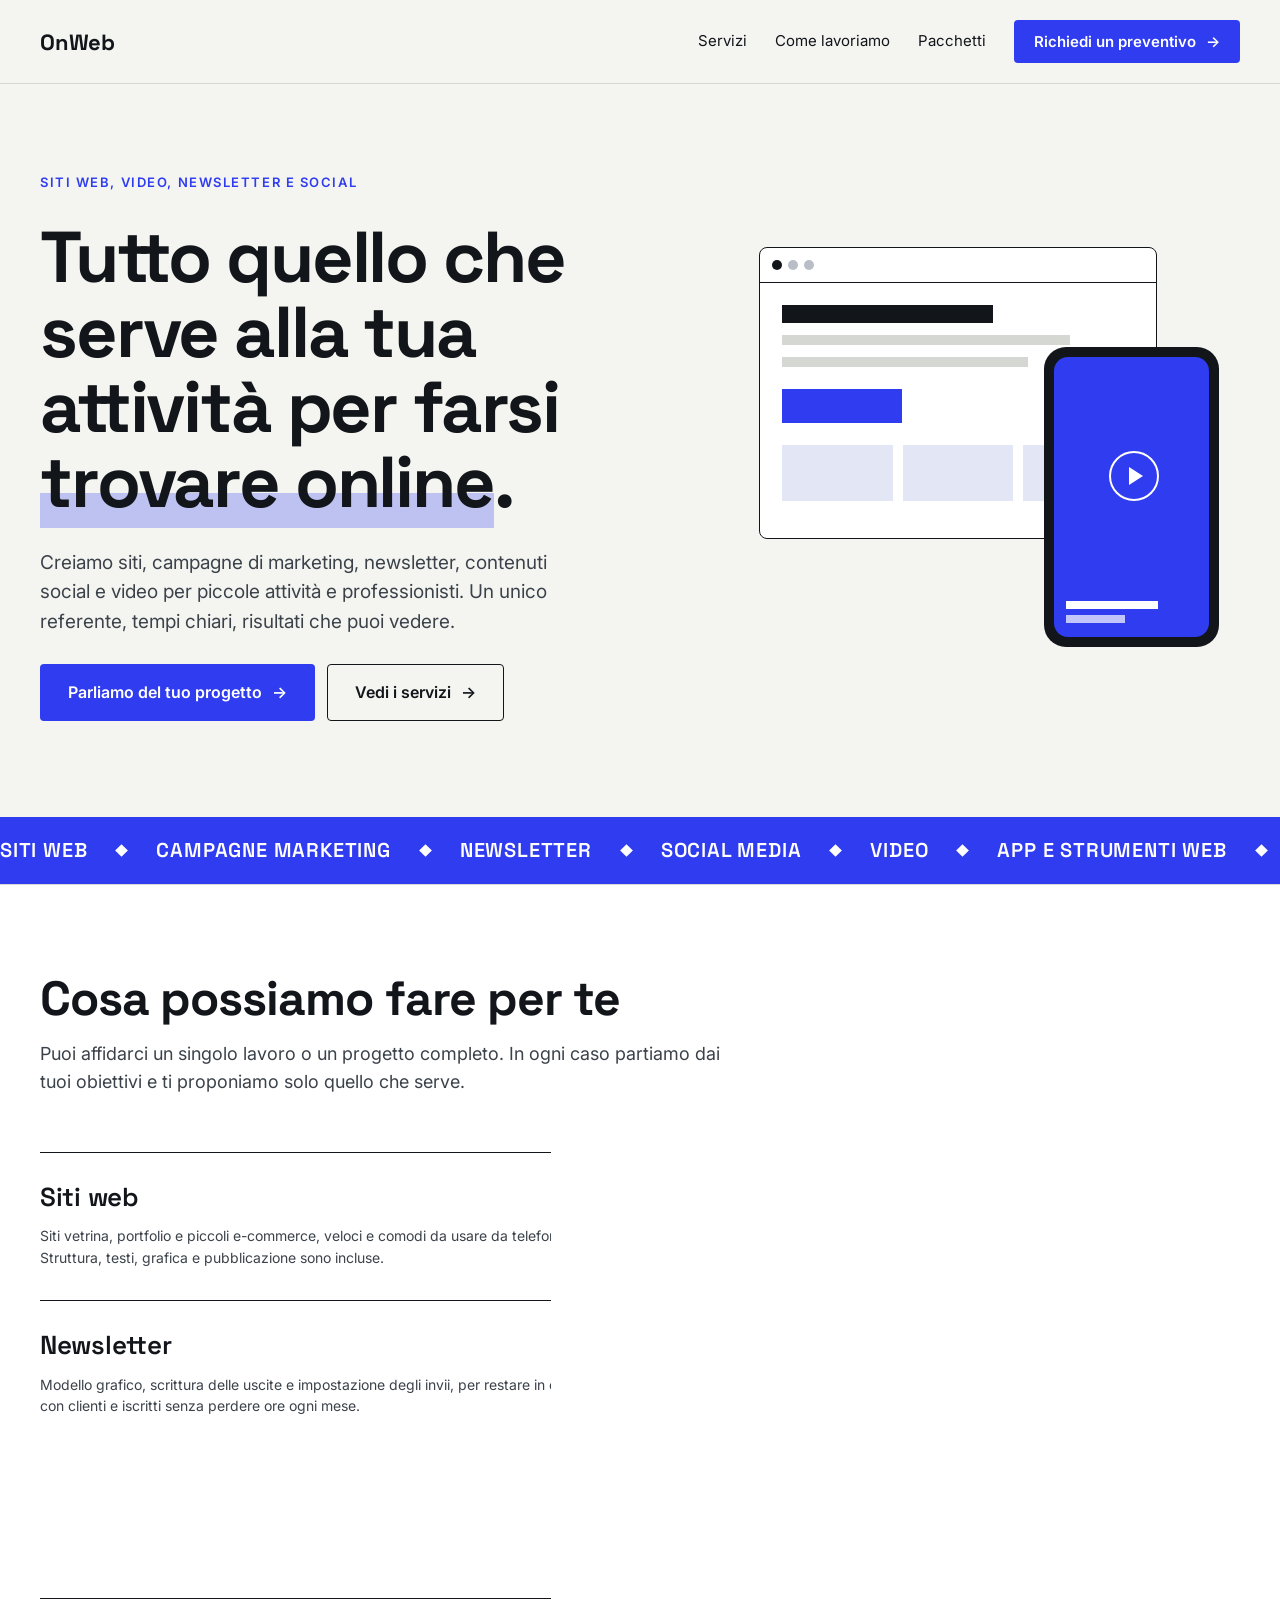
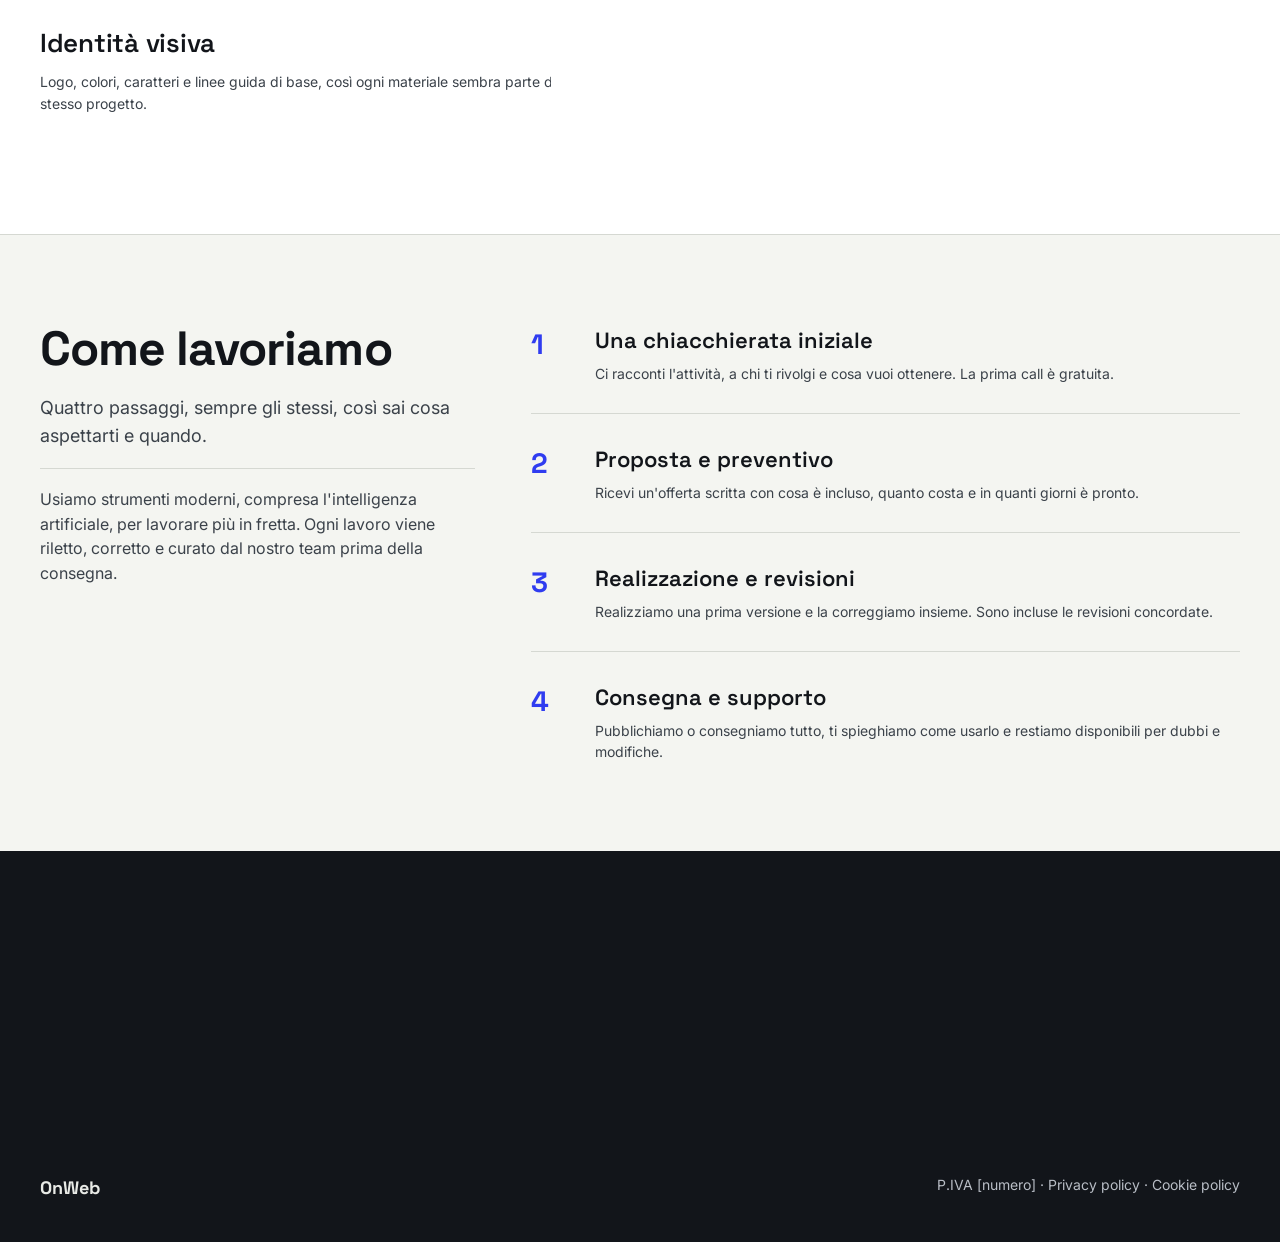
<file: index.html>
<!doctype html>
<html lang="it">
<head>
<meta charset="utf-8">
<meta name="viewport" content="width=device-width, initial-scale=1">
<title> OnWeb | Siti web, campagne marketing, newsletter e social</title>
<meta name="description" content="Creiamo siti web, campagne di marketing, newsletter, contenuti social e video per piccole attività e professionisti.">
<link rel="icon" href="data:image/svg+xml,%3Csvg xmlns='http://www.w3.org/2000/svg' viewBox='0 0 32 32'%3E%3Crect width='32' height='32' rx='6' fill='%232F3CF0'/%3E%3C/svg%3E">
<link rel="preconnect" href="https://fonts.googleapis.com">
<link rel="preconnect" href="https://fonts.gstatic.com" crossorigin>
<link rel="stylesheet" href="https://fonts.googleapis.com/css2?family=Inter:wght@400;500;600&family=Space+Grotesk:wght@500;600;700&display=swap">
<link rel="stylesheet" href="style.css">
</head>
<body>
<div style="background:#F4F5F1;color:#12151A;font-family:'Inter',system-ui,sans-serif;line-height:1.55">
<div class="progress" aria-hidden="true" style="position:fixed;left:0;top:0;width:100%;height:4px;background:var(--ac);transform:scaleX(0);transform-origin:0 50%;z-index:60"></div>

<!-- HEADER -->
<header style="position:sticky;top:0;z-index:40;background:rgba(244,245,241,0.92);backdrop-filter:blur(10px);border-bottom:1px solid #D5D8D2">
<div class="hd" style="max-width:1200px;margin:0 auto;padding:20px 24px;display:flex;flex-wrap:wrap;align-items:center;justify-content:space-between;gap:16px">
    <div style="font-family:'Space Grotesk',sans-serif;font-weight:700;font-size:22px;letter-spacing:-0.01em">OnWeb</div>
<nav style="display:flex;flex-wrap:wrap;align-items:center;gap:8px 28px;font-size:15px">
<a class="nl" href="#servizi" style="color:#12151A;text-decoration:none">Servizi</a>
<a class="nl" href="#metodo" style="color:#12151A;text-decoration:none">Come lavoriamo</a>
<a class="nl" href="pacchetti.html" style="color:#12151A;text-decoration:none">Pacchetti</a>
<a class="btn" href="contatti.html" style="background:var(--ac);color:#FFFFFF;text-decoration:none;padding:10px 20px;font-weight:600;border-radius:4px">Richiedi un preventivo</a>
</nav>
</div>
</header>

<!-- HERO -->
<section style="max-width:1200px;margin:0 auto;padding:88px 24px 96px;display:flex;flex-wrap:wrap;align-items:center;gap:56px">
<div class="hero1" style="flex:1 1 520px;min-width:0;display:flex;flex-direction:column;gap:28px">
<div style="font-size:13px;font-weight:600;letter-spacing:0.12em;text-transform:uppercase;color:var(--ac)">Siti web, video, newsletter e social</div>
<h1 style="margin:0;font-family:'Space Grotesk',sans-serif;font-weight:700;font-size:clamp(40px,6vw,72px);line-height:1.04;letter-spacing:-0.03em;text-wrap:balance">Tutto quello che serve alla tua attività per farsi <span class="hl">trovare online</span>.</h1>
<p style="margin:0;max-width:540px;font-size:19px;color:#3B424A">Creiamo siti, campagne di marketing, newsletter, contenuti social e video per piccole attività e professionisti. Un unico referente, tempi chiari, risultati che puoi vedere.</p>
<div style="display:flex;flex-wrap:wrap;gap:12px">
<a class="btn" href="contatti.html" style="background:var(--ac);color:#FFFFFF;text-decoration:none;padding:16px 28px;font-weight:600;font-size:16px;border-radius:4px;min-height:20px">Parliamo del tuo progetto</a>
<a class="btn" href="#servizi" style="background:transparent;color:#12151A;text-decoration:none;padding:15px 27px;font-weight:600;font-size:16px;border-radius:4px;border:1px solid #12151A">Vedi i servizi</a>
</div>
</div>

<!-- hero composition: browser + phone -->
<div class="heroart" style="flex:1 1 380px;min-width:0;display:flex;justify-content:center">
<div class="floaty" style="position:relative;width:100%;max-width:460px;height:400px">
<div class="pxa" style="position:absolute;left:0;top:0;width:86%;height:290px;background:#FFFFFF;border:1px solid #12151A;border-radius:8px;overflow:hidden">
<div style="height:34px;border-bottom:1px solid #12151A;display:flex;align-items:center;gap:6px;padding:0 12px">
<div style="width:10px;height:10px;border-radius:50%;background:#12151A"></div>
<div style="width:10px;height:10px;border-radius:50%;background:#B9BEC6"></div>
<div style="width:10px;height:10px;border-radius:50%;background:#B9BEC6"></div>
</div>
<div style="padding:22px;display:flex;flex-direction:column;gap:12px">
<div style="width:60%;height:18px;background:#12151A"></div>
<div style="width:82%;height:10px;background:#D5D8D2"></div>
<div style="width:70%;height:10px;background:#D5D8D2"></div>
<div style="width:120px;height:34px;background:var(--ac);margin-top:10px"></div>
<div style="display:flex;gap:10px;margin-top:10px">
<div class="tile" style="flex:1;height:56px;background:#E3E6F5"></div>
<div class="tile" style="flex:1;height:56px;background:#E3E6F5"></div>
<div class="tile" style="flex:1;height:56px;background:#E3E6F5"></div>
</div>
</div>
</div>
<div class="pxb" style="position:absolute;right:0;bottom:0;width:38%;height:300px;background:#12151A;border-radius:22px;padding:10px;box-sizing:border-box">
<div style="width:100%;height:100%;background:var(--ac);border-radius:14px;position:relative;overflow:hidden">
<div style="position:absolute;left:12px;right:12px;bottom:14px;display:flex;flex-direction:column;gap:6px">
<div style="width:70%;height:8px;background:#FFFFFF"></div>
<div style="width:45%;height:8px;background:#FFFFFF;opacity:0.7"></div>
</div>
<div class="play" style="position:absolute;left:50%;top:42%;width:46px;height:46px;margin-left:-23px;margin-top:-23px;border:2px solid #FFFFFF;border-radius:50%;display:flex;align-items:center;justify-content:center">
<div style="width:0;height:0;border-top:9px solid transparent;border-bottom:9px solid transparent;border-left:14px solid #FFFFFF;margin-left:4px"></div>
</div>
</div>
</div>
</div>
</div>
</section>

<!-- STRISCIA SERVIZI -->
<div class="mq" aria-hidden="true" style="background:var(--ac);color:#FFFFFF;overflow:hidden;white-space:nowrap">
<div class="mq-track" style="display:inline-flex;padding:18px 0;font-family:'Space Grotesk',sans-serif;font-weight:600;font-size:20px;letter-spacing:0.04em;text-transform:uppercase">
<div class="mq-set"><span>Siti web</span><i></i><span>Campagne marketing</span><i></i><span>Newsletter</span><i></i><span>Social media</span><i></i><span>Video</span><i></i><span>App e strumenti web</span><i></i><span>Identità visiva</span><i></i><span>Testi e SEO</span><i></i></div>
<div class="mq-set"><span>Siti web</span><i></i><span>Campagne marketing</span><i></i><span>Newsletter</span><i></i><span>Social media</span><i></i><span>Video</span><i></i><span>App e strumenti web</span><i></i><span>Identità visiva</span><i></i><span>Testi e SEO</span><i></i></div>
</div>
</div>

<!-- SERVIZI -->
<section id="servizi" style="background:#FFFFFF;border-top:1px solid #D5D8D2;border-bottom:1px solid #D5D8D2">
<div style="max-width:1200px;margin:0 auto;padding:88px 24px;display:flex;flex-direction:column;gap:56px">
<div class="rv" style="display:flex;flex-direction:column;gap:14px;max-width:680px">
<h2 style="margin:0;font-family:'Space Grotesk',sans-serif;font-weight:700;font-size:clamp(32px,4vw,48px);line-height:1.1;letter-spacing:-0.02em">Cosa possiamo fare per te</h2>
<p style="margin:0;font-size:18px;color:#3B424A">Puoi affidarci un singolo lavoro o un progetto completo. In ogni caso partiamo dai tuoi obiettivi e ti proponiamo solo quello che serve.</p>
</div>

<div class="svcs" style="display:flex;flex-wrap:wrap;gap:0 56px">

<div style="flex:1 1 440px;min-width:0;display:flex;flex-direction:column;border-top:1px solid #12151A;padding:24px 0 32px;gap:8px">
<h3 style="margin:0;font-family:'Space Grotesk',sans-serif;font-weight:600;font-size:26px;letter-spacing:-0.01em">Siti web</h3>
<p style="margin:0;color:#3B424A">Siti vetrina, portfolio e piccoli e-commerce, veloci e comodi da usare da telefono. Struttura, testi, grafica e pubblicazione sono incluse.</p>
</div>

<div style="flex:1 1 440px;min-width:0;display:flex;flex-direction:column;border-top:1px solid #12151A;padding:24px 0 32px;gap:8px">
<h3 style="margin:0;font-family:'Space Grotesk',sans-serif;font-weight:600;font-size:26px;letter-spacing:-0.01em">Campagne marketing</h3>
<p style="margin:0;color:#3B424A">Strategia, messaggi e materiali per lanciare un prodotto, un servizio o un'apertura. Obiettivi chiari e risultati che si possono misurare.</p>
</div>

<div style="flex:1 1 440px;min-width:0;display:flex;flex-direction:column;border-top:1px solid #12151A;padding:24px 0 32px;gap:8px">
<h3 style="margin:0;font-family:'Space Grotesk',sans-serif;font-weight:600;font-size:26px;letter-spacing:-0.01em">Newsletter</h3>
<p style="margin:0;color:#3B424A">Modello grafico, scrittura delle uscite e impostazione degli invii, per restare in contatto con clienti e iscritti senza perdere ore ogni mese.</p>
</div>

<div style="flex:1 1 440px;min-width:0;display:flex;flex-direction:column;border-top:1px solid #12151A;padding:24px 0 32px;gap:8px">
<h3 style="margin:0;font-family:'Space Grotesk',sans-serif;font-weight:600;font-size:26px;letter-spacing:-0.01em">Social media</h3>
<p style="margin:0;color:#3B424A">Piano editoriale, post, caroselli e grafiche coordinate per Instagram, TikTok, Facebook e LinkedIn, con una voce riconoscibile.</p>
</div>

<div style="flex:1 1 440px;min-width:0;display:flex;flex-direction:column;border-top:1px solid #12151A;padding:24px 0 32px;gap:8px">
<h3 style="margin:0;font-family:'Space Grotesk',sans-serif;font-weight:600;font-size:26px;letter-spacing:-0.01em">Video per le piattaforme</h3>
<p style="margin:0;color:#3B424A">Reel, TikTok, YouTube Shorts, spot brevi e video per il sito, con sottotitoli e formati adatti a ogni piattaforma.</p>
</div>

<div style="flex:1 1 440px;min-width:0;display:flex;flex-direction:column;border-top:1px solid #12151A;padding:24px 0 32px;gap:8px">
<h3 style="margin:0;font-family:'Space Grotesk',sans-serif;font-weight:600;font-size:26px;letter-spacing:-0.01em">App e strumenti web</h3>
<p style="margin:0;color:#3B424A">Prototipi, piccole app e strumenti su misura: calcolatori, moduli, pagine di prenotazione e schede interattive per i tuoi clienti.</p>
</div>

<div style="flex:1 1 440px;min-width:0;display:flex;flex-direction:column;border-top:1px solid #12151A;padding:24px 0 32px;gap:8px">
<h3 style="margin:0;font-family:'Space Grotesk',sans-serif;font-weight:600;font-size:26px;letter-spacing:-0.01em">Identità visiva</h3>
<p style="margin:0;color:#3B424A">Logo, colori, caratteri e linee guida di base, così ogni materiale sembra parte dello stesso progetto.</p>
</div>

<div style="flex:1 1 440px;min-width:0;display:flex;flex-direction:column;border-top:1px solid #12151A;padding:24px 0 32px;gap:8px">
<h3 style="margin:0;font-family:'Space Grotesk',sans-serif;font-weight:600;font-size:26px;letter-spacing:-0.01em">Testi e SEO</h3>
<p style="margin:0;color:#3B424A">Copy per siti e annunci, schede prodotto e ottimizzazione per i motori di ricerca, per farti trovare da chi cerca quello che offri.</p>
</div>

</div>
</div>
</section>

<!-- COME LAVORO -->
<section id="metodo" style="max-width:1200px;margin:0 auto;padding:88px 24px;display:flex;flex-wrap:wrap;gap:56px">
<div class="rv" style="flex:1 1 340px;min-width:0;display:flex;flex-direction:column;gap:18px">
<h2 style="margin:0;font-family:'Space Grotesk',sans-serif;font-weight:700;font-size:clamp(32px,4vw,48px);line-height:1.1;letter-spacing:-0.02em">Come lavoriamo</h2>
<p style="margin:0;font-size:18px;color:#3B424A">Quattro passaggi, sempre gli stessi, così sai cosa aspettarti e quando.</p>
<p style="margin:0;font-size:16px;color:#3B424A;border-top:1px solid #D5D8D2;padding-top:18px">Usiamo strumenti moderni, compresa l'intelligenza artificiale, per lavorare più in fretta. Ogni lavoro viene riletto, corretto e curato dal nostro team prima della consegna.</p>
</div>

<div class="steps" style="flex:2 1 520px;min-width:0;display:flex;flex-direction:column">
<div style="display:flex;gap:24px;padding:0 0 28px;border-bottom:1px solid #D5D8D2">
<div style="flex:0 0 40px;font-family:'Space Grotesk',sans-serif;font-weight:700;font-size:28px;color:var(--ac)">1</div>
<div style="min-width:0"><h3 style="margin:0 0 6px;font-family:'Space Grotesk',sans-serif;font-weight:600;font-size:22px">Una chiacchierata iniziale</h3><p style="margin:0;color:#3B424A">Ci racconti l'attività, a chi ti rivolgi e cosa vuoi ottenere. La prima call è gratuita.</p></div>
</div>
<div style="display:flex;gap:24px;padding:28px 0;border-bottom:1px solid #D5D8D2">
<div style="flex:0 0 40px;font-family:'Space Grotesk',sans-serif;font-weight:700;font-size:28px;color:var(--ac)">2</div>
<div style="min-width:0"><h3 style="margin:0 0 6px;font-family:'Space Grotesk',sans-serif;font-weight:600;font-size:22px">Proposta e preventivo</h3><p style="margin:0;color:#3B424A">Ricevi un'offerta scritta con cosa è incluso, quanto costa e in quanti giorni è pronto.</p></div>
</div>
<div style="display:flex;gap:24px;padding:28px 0;border-bottom:1px solid #D5D8D2">
<div style="flex:0 0 40px;font-family:'Space Grotesk',sans-serif;font-weight:700;font-size:28px;color:var(--ac)">3</div>
<div style="min-width:0"><h3 style="margin:0 0 6px;font-family:'Space Grotesk',sans-serif;font-weight:600;font-size:22px">Realizzazione e revisioni</h3><p style="margin:0;color:#3B424A">Realizziamo una prima versione e la correggiamo insieme. Sono incluse le revisioni concordate.</p></div>
</div>
<div style="display:flex;gap:24px;padding:28px 0 0">
<div style="flex:0 0 40px;font-family:'Space Grotesk',sans-serif;font-weight:700;font-size:28px;color:var(--ac)">4</div>
<div style="min-width:0"><h3 style="margin:0 0 6px;font-family:'Space Grotesk',sans-serif;font-weight:600;font-size:22px">Consegna e supporto</h3><p style="margin:0;color:#3B424A">Pubblichiamo o consegniamo tutto, ti spieghiamo come usarlo e restiamo disponibili per dubbi e modifiche.</p></div>
</div>
</div>
</section>

<!-- CONTATTI -->
<section id="contatti" style="position:relative;overflow:hidden;background:#12151A;color:#F4F5F1">
<div class="rings" aria-hidden="true" style="position:absolute;right:-140px;top:50%;width:560px;height:560px;margin-top:-280px;pointer-events:none"><span class="rg"></span><span class="rg"></span><span class="rg"></span></div>
<div class="cta" style="position:relative;z-index:1;max-width:1200px;margin:0 auto;padding:80px 24px;display:flex;flex-wrap:wrap;align-items:center;justify-content:space-between;gap:32px">
<div style="flex:1 1 420px;min-width:0;display:flex;flex-direction:column;gap:14px">
<h2 style="margin:0;font-family:'Space Grotesk',sans-serif;font-weight:700;font-size:clamp(32px,4vw,48px);line-height:1.1;letter-spacing:-0.02em">Hai un progetto in mente?</h2>
<p style="margin:0;font-size:18px;color:#C9CDD4;max-width:560px">Raccontacelo in pochi minuti. Rispondiamo entro un giorno lavorativo con qualche domanda e un'idea di tempi e costi.</p>
</div>
<a class="btn" href="contatti.html" style="flex:0 0 auto;background:#FFFFFF;color:#12151A;text-decoration:none;padding:16px 32px;font-weight:600;font-size:16px;border-radius:4px">Parliamo del tuo progetto</a>
</div>
</section>

<!-- FOOTER -->
<footer style="background:#12151A;color:#E8EAE6">
<div style="max-width:1200px;margin:0 auto;padding:40px 24px;display:flex;flex-wrap:wrap;justify-content:space-between;gap:16px;font-size:14px">
<div style="font-family:'Space Grotesk',sans-serif;font-weight:700;font-size:18px">OnWeb</div>
<div style="color:#B9BEC6">P.IVA [numero] · Privacy policy · Cookie policy</div>
</div>
</footer>

</div>
</body>
</html>
</file>
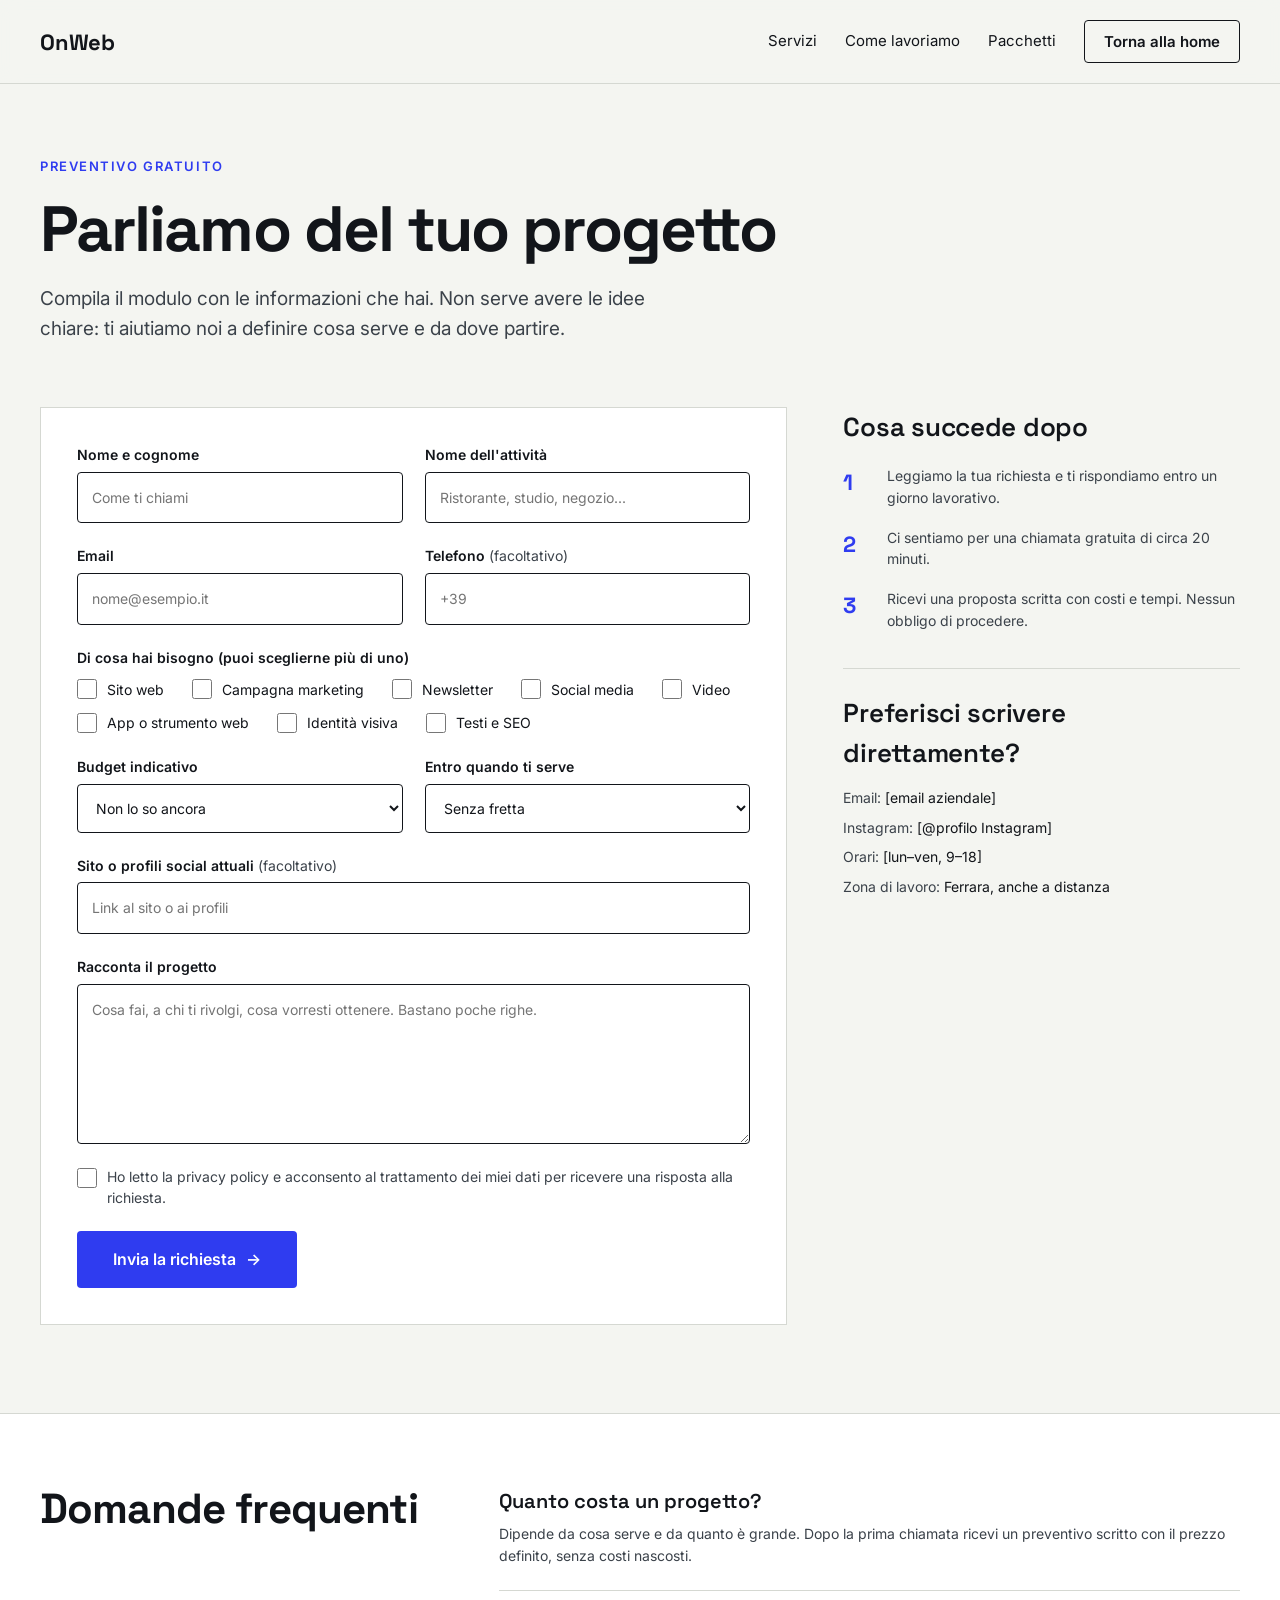
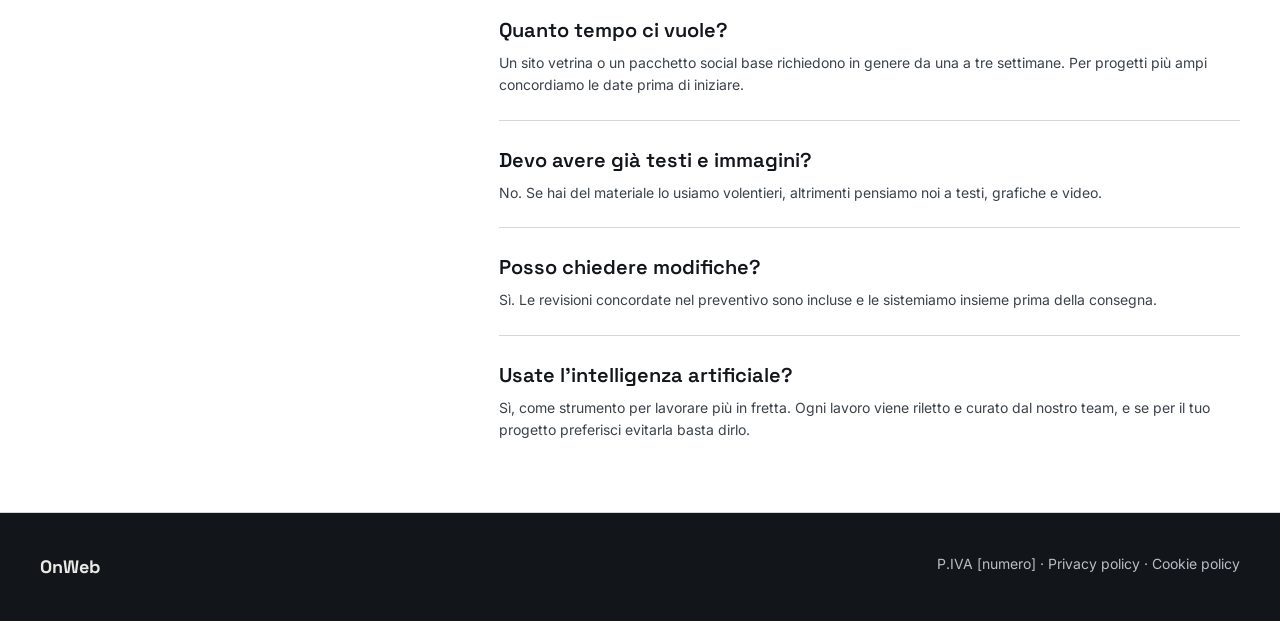
<file: contatti.html>
<!doctype html>
<html lang="it">
<head>
<meta charset="utf-8">
<meta name="viewport" content="width=device-width, initial-scale=1">
<title>Parliamo del tuo progetto | OnWeb</title>
<meta name="description" content="Raccontaci il tuo progetto: ti rispondiamo entro un giorno lavorativo con tempi e costi.">
<link rel="icon" href="data:image/svg+xml,%3Csvg xmlns='http://www.w3.org/2000/svg' viewBox='0 0 32 32'%3E%3Crect width='32' height='32' rx='6' fill='%232F3CF0'/%3E%3C/svg%3E">
<link rel="preconnect" href="https://fonts.googleapis.com">
<link rel="preconnect" href="https://fonts.gstatic.com" crossorigin>
<link rel="stylesheet" href="https://fonts.googleapis.com/css2?family=Inter:wght@400;500;600&family=Space+Grotesk:wght@500;600;700&display=swap">
<link rel="stylesheet" href="style.css">
</head>
<body>
<div style="background:#F4F5F1;color:#12151A;font-family:'Inter',system-ui,sans-serif;line-height:1.55">
<div class="progress" aria-hidden="true" style="position:fixed;left:0;top:0;width:100%;height:4px;background:var(--ac);transform:scaleX(0);transform-origin:0 50%;z-index:60"></div>

<!-- HEADER -->
<header style="position:sticky;top:0;z-index:40;background:rgba(244,245,241,0.92);backdrop-filter:blur(10px);border-bottom:1px solid #D5D8D2">
<div class="hd" style="max-width:1200px;margin:0 auto;padding:20px 24px;display:flex;flex-wrap:wrap;align-items:center;justify-content:space-between;gap:16px">
<a href="index.html" style="font-family:'Space Grotesk',sans-serif;font-weight:700;font-size:22px;letter-spacing:-0.01em;color:#12151A;text-decoration:none">OnWeb</a>
<nav style="display:flex;flex-wrap:wrap;align-items:center;gap:8px 28px;font-size:15px">
<a class="nl" href="index.html#servizi" style="color:#12151A;text-decoration:none">Servizi</a>
<a class="nl" href="index.html#metodo" style="color:#12151A;text-decoration:none">Come lavoriamo</a>
<a class="nl" href="pacchetti.html" style="color:#12151A;text-decoration:none">Pacchetti</a>
<a href="index.html" style="color:#12151A;text-decoration:none;padding:9px 19px;font-weight:600;border-radius:4px;border:1px solid #12151A">Torna alla home</a>
</nav>
</div>
</header>

<!-- TITOLO -->
<section class="hero1" style="max-width:1200px;margin:0 auto;padding:72px 24px 24px;display:flex;flex-direction:column;gap:20px">
<div style="font-size:13px;font-weight:600;letter-spacing:0.12em;text-transform:uppercase;color:var(--ac)">Preventivo gratuito</div>
<h1 style="margin:0;font-family:'Space Grotesk',sans-serif;font-weight:700;font-size:clamp(38px,5.5vw,64px);line-height:1.06;letter-spacing:-0.03em;max-width:820px;text-wrap:balance">Parliamo del tuo progetto</h1>
<p style="margin:0;max-width:640px;font-size:19px;color:#3B424A">Compila il modulo con le informazioni che hai. Non serve avere le idee chiare: ti aiutiamo noi a definire cosa serve e da dove partire.</p>
</section>

<!-- FORM + INFO -->
<section style="max-width:1200px;margin:0 auto;padding:40px 24px 88px;display:flex;flex-wrap:wrap;gap:56px;align-items:flex-start">

<form class="formcard" action="https://formspree.io/f/INSERISCI_ID" method="POST" style="flex:2 1 520px;min-width:0;display:flex;flex-direction:column;gap:22px;background:#FFFFFF;border:1px solid #D5D8D2;padding:36px">
<input type="hidden" name="_subject" value="Nuova richiesta dal sito">

<div style="display:flex;flex-wrap:wrap;gap:22px">
<div style="flex:1 1 220px;min-width:0;display:flex;flex-direction:column;gap:6px">
<label for="nome" style="font-size:14px;font-weight:600">Nome e cognome</label>
<input id="nome" name="nome" type="text" required placeholder="Come ti chiami" style="box-sizing:border-box;width:100%;padding:14px;font:inherit;border:1px solid #12151A;background:#FFFFFF;color:#12151A;border-radius:4px;min-height:48px">
</div>
<div style="flex:1 1 220px;min-width:0;display:flex;flex-direction:column;gap:6px">
<label for="attivita" style="font-size:14px;font-weight:600">Nome dell'attività</label>
<input id="attivita" name="attivita" type="text" placeholder="Ristorante, studio, negozio..." style="box-sizing:border-box;width:100%;padding:14px;font:inherit;border:1px solid #12151A;background:#FFFFFF;color:#12151A;border-radius:4px;min-height:48px">
</div>
</div>

<div style="display:flex;flex-wrap:wrap;gap:22px">
<div style="flex:1 1 220px;min-width:0;display:flex;flex-direction:column;gap:6px">
<label for="email" style="font-size:14px;font-weight:600">Email</label>
<input id="email" name="email" type="email" required placeholder="nome@esempio.it" style="box-sizing:border-box;width:100%;padding:14px;font:inherit;border:1px solid #12151A;background:#FFFFFF;color:#12151A;border-radius:4px;min-height:48px">
</div>
<div style="flex:1 1 220px;min-width:0;display:flex;flex-direction:column;gap:6px">
<label for="telefono" style="font-size:14px;font-weight:600">Telefono <span style="font-weight:400;color:#3B424A">(facoltativo)</span></label>
<input id="telefono" name="telefono" type="text" placeholder="+39" style="box-sizing:border-box;width:100%;padding:14px;font:inherit;border:1px solid #12151A;background:#FFFFFF;color:#12151A;border-radius:4px;min-height:48px">
</div>
</div>

<fieldset style="margin:0;padding:0;border:0;min-width:0;display:flex;flex-direction:column;gap:10px">
<legend style="padding:0;margin-bottom:10px;font-size:14px;font-weight:600">Di cosa hai bisogno (puoi sceglierne più di uno)</legend>
<div style="display:flex;flex-wrap:wrap;gap:12px 28px">
<div style="display:flex;align-items:center;gap:10px"><input id="s-sito" name="servizi" value="Sito web" type="checkbox" style="width:20px;height:20px;margin:0"><label for="s-sito">Sito web</label></div>
<div style="display:flex;align-items:center;gap:10px"><input id="s-campagna" name="servizi" value="Campagna marketing" type="checkbox" style="width:20px;height:20px;margin:0"><label for="s-campagna">Campagna marketing</label></div>
<div style="display:flex;align-items:center;gap:10px"><input id="s-news" name="servizi" value="Newsletter" type="checkbox" style="width:20px;height:20px;margin:0"><label for="s-news">Newsletter</label></div>
<div style="display:flex;align-items:center;gap:10px"><input id="s-social" name="servizi" value="Social media" type="checkbox" style="width:20px;height:20px;margin:0"><label for="s-social">Social media</label></div>
<div style="display:flex;align-items:center;gap:10px"><input id="s-video" name="servizi" value="Video" type="checkbox" style="width:20px;height:20px;margin:0"><label for="s-video">Video</label></div>
<div style="display:flex;align-items:center;gap:10px"><input id="s-app" name="servizi" value="App o strumento web" type="checkbox" style="width:20px;height:20px;margin:0"><label for="s-app">App o strumento web</label></div>
<div style="display:flex;align-items:center;gap:10px"><input id="s-brand" name="servizi" value="Identità visiva" type="checkbox" style="width:20px;height:20px;margin:0"><label for="s-brand">Identità visiva</label></div>
<div style="display:flex;align-items:center;gap:10px"><input id="s-seo" name="servizi" value="Testi e SEO" type="checkbox" style="width:20px;height:20px;margin:0"><label for="s-seo">Testi e SEO</label></div>
</div>
</fieldset>

<div style="display:flex;flex-wrap:wrap;gap:22px">
<div style="flex:1 1 220px;min-width:0;display:flex;flex-direction:column;gap:6px">
<label for="budget" style="font-size:14px;font-weight:600">Budget indicativo</label>
<select id="budget" name="budget" style="box-sizing:border-box;width:100%;padding:14px;font:inherit;border:1px solid #12151A;background:#FFFFFF;color:#12151A;border-radius:4px;min-height:48px">
<option>Non lo so ancora</option>
<option>Fino a 500 €</option>
<option>500 – 1.500 €</option>
<option>1.500 – 3.000 €</option>
<option>Oltre 3.000 €</option>
</select>
</div>
<div style="flex:1 1 220px;min-width:0;display:flex;flex-direction:column;gap:6px">
<label for="tempi" style="font-size:14px;font-weight:600">Entro quando ti serve</label>
<select id="tempi" name="tempi" style="box-sizing:border-box;width:100%;padding:14px;font:inherit;border:1px solid #12151A;background:#FFFFFF;color:#12151A;border-radius:4px;min-height:48px">
<option>Senza fretta</option>
<option>Entro un mese</option>
<option>Entro due settimane</option>
<option>È urgente</option>
</select>
</div>
</div>

<div style="display:flex;flex-direction:column;gap:6px">
<label for="sito-attuale" style="font-size:14px;font-weight:600">Sito o profili social attuali <span style="font-weight:400;color:#3B424A">(facoltativo)</span></label>
<input id="sito-attuale" name="sito-attuale" type="text" placeholder="Link al sito o ai profili" style="box-sizing:border-box;width:100%;padding:14px;font:inherit;border:1px solid #12151A;background:#FFFFFF;color:#12151A;border-radius:4px;min-height:48px">
</div>

<div style="display:flex;flex-direction:column;gap:6px">
<label for="messaggio" style="font-size:14px;font-weight:600">Racconta il progetto</label>
<textarea id="messaggio" name="messaggio" rows="6" placeholder="Cosa fai, a chi ti rivolgi, cosa vorresti ottenere. Bastano poche righe." style="box-sizing:border-box;width:100%;padding:14px;font:inherit;border:1px solid #12151A;background:#FFFFFF;color:#12151A;border-radius:4px;resize:vertical"></textarea>
</div>

<div style="display:flex;align-items:flex-start;gap:10px">
<input id="privacy" name="privacy" value="accettata" type="checkbox" required style="width:20px;height:20px;margin:2px 0 0;flex:0 0 auto">
<label for="privacy" style="font-size:14px;color:#3B424A">Ho letto la privacy policy e acconsento al trattamento dei miei dati per ricevere una risposta alla richiesta.</label>
</div>

<button class="btn" type="submit" style="align-self:flex-start;background:var(--ac);color:#FFFFFF;border:0;padding:16px 36px;font:inherit;font-weight:600;font-size:16px;border-radius:4px;cursor:pointer;min-height:48px">Invia la richiesta</button>
</form>

<aside class="side" style="flex:1 1 320px;min-width:0;display:flex;flex-direction:column;gap:36px">
<div style="display:flex;flex-direction:column;gap:18px">
<h2 style="margin:0;font-family:'Space Grotesk',sans-serif;font-weight:600;font-size:26px;letter-spacing:-0.01em">Cosa succede dopo</h2>
<div style="display:flex;gap:16px"><div style="flex:0 0 28px;font-family:'Space Grotesk',sans-serif;font-weight:700;font-size:22px;color:var(--ac)">1</div><p style="margin:0;color:#3B424A">Leggiamo la tua richiesta e ti rispondiamo entro un giorno lavorativo.</p></div>
<div style="display:flex;gap:16px"><div style="flex:0 0 28px;font-family:'Space Grotesk',sans-serif;font-weight:700;font-size:22px;color:var(--ac)">2</div><p style="margin:0;color:#3B424A">Ci sentiamo per una chiamata gratuita di circa 20 minuti.</p></div>
<div style="display:flex;gap:16px"><div style="flex:0 0 28px;font-family:'Space Grotesk',sans-serif;font-weight:700;font-size:22px;color:var(--ac)">3</div><p style="margin:0;color:#3B424A">Ricevi una proposta scritta con costi e tempi. Nessun obbligo di procedere.</p></div>
</div>

<div style="display:flex;flex-direction:column;gap:8px;border-top:1px solid #D5D8D2;padding-top:24px">
<h2 style="margin:0 0 6px;font-family:'Space Grotesk',sans-serif;font-weight:600;font-size:26px;letter-spacing:-0.01em">Preferisci scrivere direttamente?</h2>
<div><span style="color:#3B424A">Email:</span> [email aziendale]</div>
<div><span style="color:#3B424A">Instagram:</span> [@profilo Instagram]</div>
<div><span style="color:#3B424A">Orari:</span> [lun–ven, 9–18]</div>
<div><span style="color:#3B424A">Zona di lavoro:</span> Ferrara, anche a distanza</div>
</div>
</aside>
</section>

<!-- FAQ -->
<section style="background:#FFFFFF;border-top:1px solid #D5D8D2;border-bottom:1px solid #D5D8D2">
<div style="max-width:1200px;margin:0 auto;padding:72px 24px;display:flex;flex-wrap:wrap;gap:48px">
<div style="flex:1 1 300px;min-width:0">
<h2 style="margin:0;font-family:'Space Grotesk',sans-serif;font-weight:700;font-size:clamp(30px,3.6vw,42px);line-height:1.1;letter-spacing:-0.02em">Domande frequenti</h2>
</div>
<div class="faqs" style="flex:2 1 520px;min-width:0;display:flex;flex-direction:column">
<div style="padding:0 0 24px;border-bottom:1px solid #D5D8D2"><h3 style="margin:0 0 6px;font-family:'Space Grotesk',sans-serif;font-weight:600;font-size:20px">Quanto costa un progetto?</h3><p style="margin:0;color:#3B424A">Dipende da cosa serve e da quanto è grande. Dopo la prima chiamata ricevi un preventivo scritto con il prezzo definito, senza costi nascosti.</p></div>
<div style="padding:24px 0;border-bottom:1px solid #D5D8D2"><h3 style="margin:0 0 6px;font-family:'Space Grotesk',sans-serif;font-weight:600;font-size:20px">Quanto tempo ci vuole?</h3><p style="margin:0;color:#3B424A">Un sito vetrina o un pacchetto social base richiedono in genere da una a tre settimane. Per progetti più ampi concordiamo le date prima di iniziare.</p></div>
<div style="padding:24px 0;border-bottom:1px solid #D5D8D2"><h3 style="margin:0 0 6px;font-family:'Space Grotesk',sans-serif;font-weight:600;font-size:20px">Devo avere già testi e immagini?</h3><p style="margin:0;color:#3B424A">No. Se hai del materiale lo usiamo volentieri, altrimenti pensiamo noi a testi, grafiche e video.</p></div>
<div style="padding:24px 0;border-bottom:1px solid #D5D8D2"><h3 style="margin:0 0 6px;font-family:'Space Grotesk',sans-serif;font-weight:600;font-size:20px">Posso chiedere modifiche?</h3><p style="margin:0;color:#3B424A">Sì. Le revisioni concordate nel preventivo sono incluse e le sistemiamo insieme prima della consegna.</p></div>
<div style="padding:24px 0 0"><h3 style="margin:0 0 6px;font-family:'Space Grotesk',sans-serif;font-weight:600;font-size:20px">Usate l'intelligenza artificiale?</h3><p style="margin:0;color:#3B424A">Sì, come strumento per lavorare più in fretta. Ogni lavoro viene riletto e curato dal nostro team, e se per il tuo progetto preferisci evitarla basta dirlo.</p></div>
</div>
</div>
</section>

<!-- FOOTER -->
<footer style="background:#12151A;color:#E8EAE6">
<div style="max-width:1200px;margin:0 auto;padding:40px 24px;display:flex;flex-wrap:wrap;justify-content:space-between;gap:16px;font-size:14px">
<div style="font-family:'Space Grotesk',sans-serif;font-weight:700;font-size:18px">OnWeb</div>
<div style="color:#B9BEC6">P.IVA [numero] · Privacy policy · Cookie policy</div>
</div>
</footer>

</div>
</body>
</html>
</file>
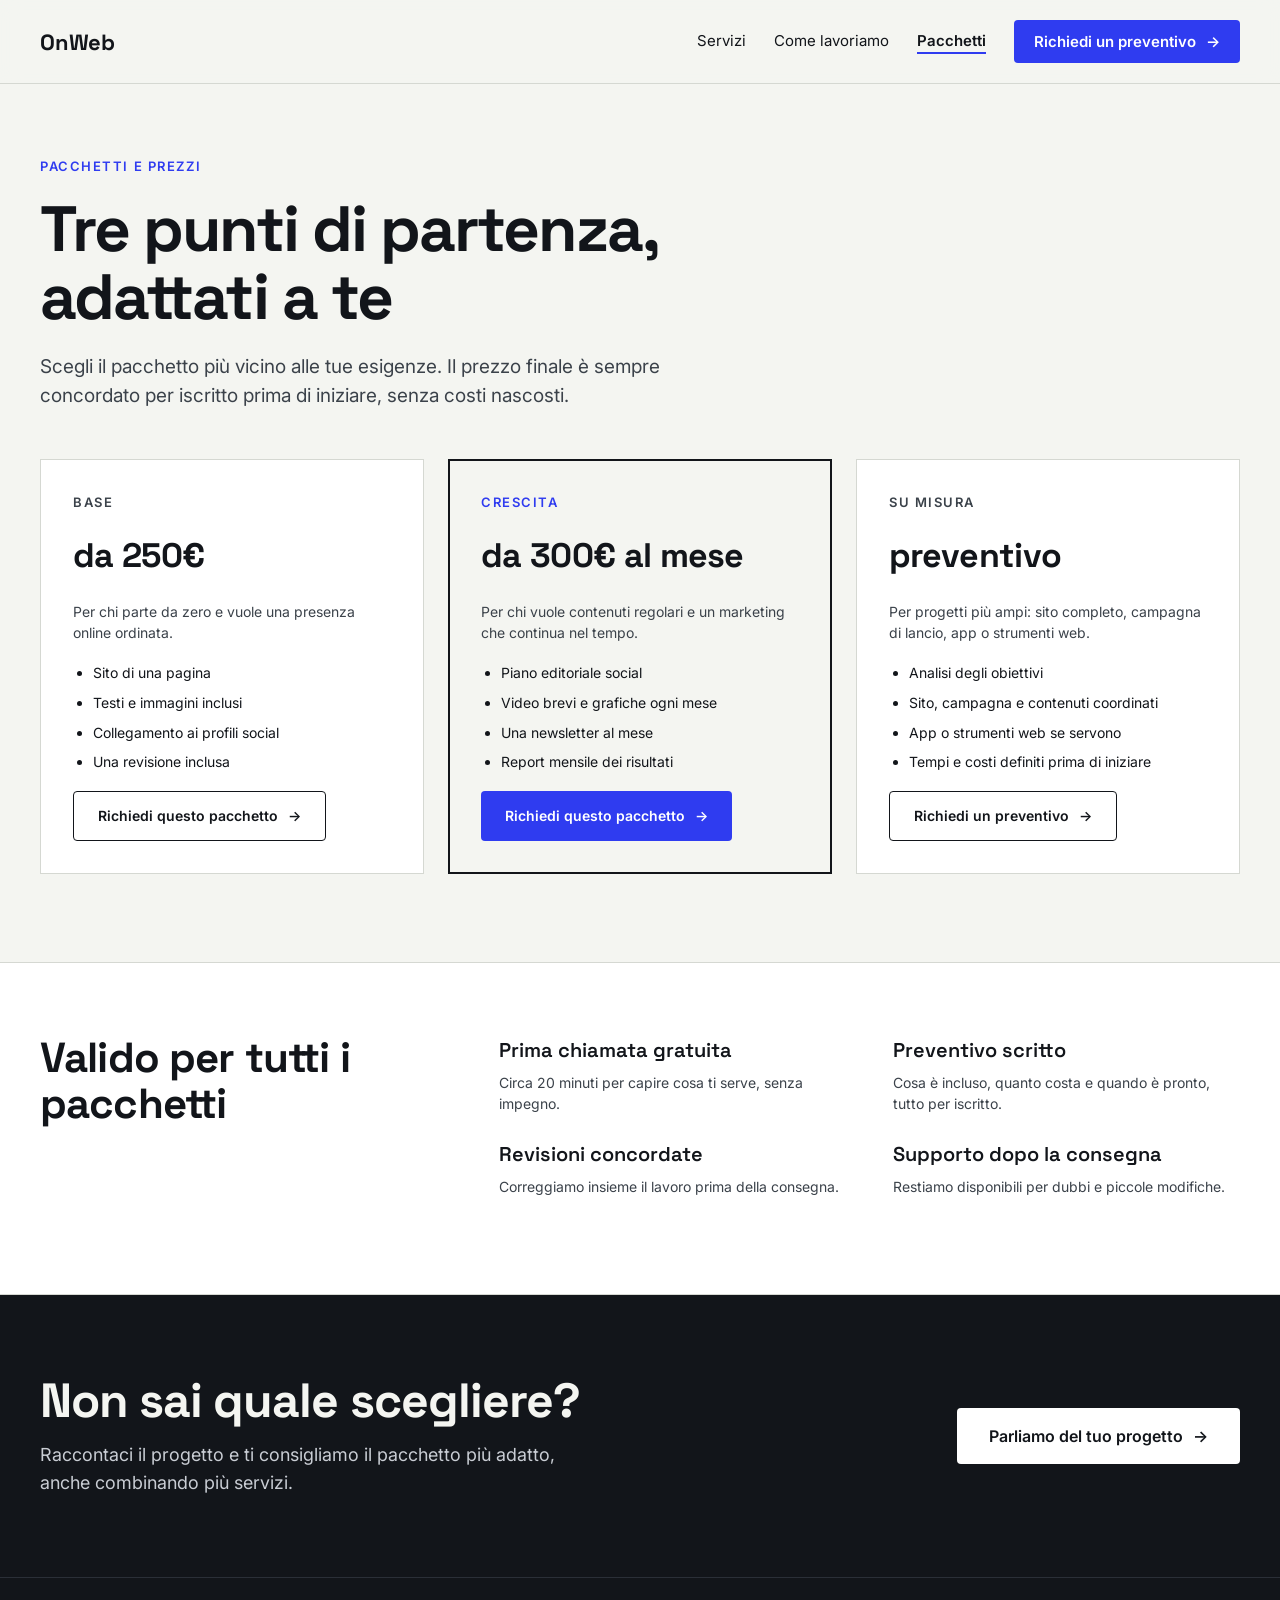
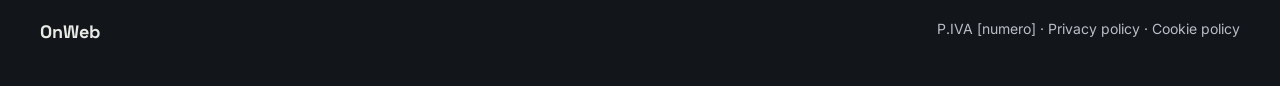
<file: pacchetti.html>
<!doctype html>
<html lang="it">
<head>
<meta charset="utf-8">
<meta name="viewport" content="width=device-width, initial-scale=1">
<title>Pacchetti e prezzi | OnWeb</title>
<meta name="description" content="Tre pacchetti di partenza per siti, contenuti e marketing, adattati alle tue esigenze.">
<link rel="icon" href="data:image/svg+xml,%3Csvg xmlns='http://www.w3.org/2000/svg' viewBox='0 0 32 32'%3E%3Crect width='32' height='32' rx='6' fill='%232F3CF0'/%3E%3C/svg%3E">
<link rel="preconnect" href="https://fonts.googleapis.com">
<link rel="preconnect" href="https://fonts.gstatic.com" crossorigin>
<link rel="stylesheet" href="https://fonts.googleapis.com/css2?family=Inter:wght@400;500;600&family=Space+Grotesk:wght@500;600;700&display=swap">
<link rel="stylesheet" href="style.css">
</head>
<body>
<div style="background:#F4F5F1;color:#12151A;font-family:'Inter',system-ui,sans-serif;line-height:1.55">
<div class="progress" aria-hidden="true" style="position:fixed;left:0;top:0;width:100%;height:4px;background:var(--ac);transform:scaleX(0);transform-origin:0 50%;z-index:60"></div>

<!-- HEADER -->
<header style="position:sticky;top:0;z-index:40;background:rgba(244,245,241,0.92);backdrop-filter:blur(10px);border-bottom:1px solid #D5D8D2">
<div class="hd" style="max-width:1200px;margin:0 auto;padding:20px 24px;display:flex;flex-wrap:wrap;align-items:center;justify-content:space-between;gap:16px">
<a href="index.html" style="font-family:'Space Grotesk',sans-serif;font-weight:700;font-size:22px;letter-spacing:-0.01em;color:#12151A;text-decoration:none">OnWeb</a>
<nav style="display:flex;flex-wrap:wrap;align-items:center;gap:8px 28px;font-size:15px">
<a class="nl" href="index.html#servizi" style="color:#12151A;text-decoration:none">Servizi</a>
<a class="nl" href="index.html#metodo" style="color:#12151A;text-decoration:none">Come lavoriamo</a>
<a href="pacchetti.html" style="color:#12151A;text-decoration:none;font-weight:600;border-bottom:2px solid var(--ac)">Pacchetti</a>
<a class="btn" href="contatti.html" style="background:var(--ac);color:#FFFFFF;text-decoration:none;padding:10px 20px;font-weight:600;border-radius:4px">Richiedi un preventivo</a>
</nav>
</div>
</header>

<!-- TITOLO -->
<section class="hero1" style="max-width:1200px;margin:0 auto;padding:72px 24px 48px;display:flex;flex-direction:column;gap:20px">
<div style="font-size:13px;font-weight:600;letter-spacing:0.12em;text-transform:uppercase;color:var(--ac)">Pacchetti e prezzi</div>
<h1 style="margin:0;font-family:'Space Grotesk',sans-serif;font-weight:700;font-size:clamp(38px,5.5vw,64px);line-height:1.06;letter-spacing:-0.03em;max-width:820px;text-wrap:balance">Tre punti di partenza, adattati a te</h1>
<p style="margin:0;max-width:640px;font-size:19px;color:#3B424A">Scegli il pacchetto più vicino alle tue esigenze. Il prezzo finale è sempre concordato per iscritto prima di iniziare, senza costi nascosti.</p>
</section>

<!-- PACCHETTI -->
<section style="max-width:1200px;margin:0 auto;padding:0 24px 88px">
<div class="cards" style="display:flex;flex-wrap:wrap;gap:24px;align-items:stretch">

<div style="flex:1 1 300px;min-width:0;background:#FFFFFF;border:1px solid #D5D8D2;padding:32px;display:flex;flex-direction:column;gap:18px">
<div style="font-size:13px;font-weight:600;letter-spacing:0.12em;text-transform:uppercase;color:#3B424A">Base</div>
<div style="font-family:'Space Grotesk',sans-serif;font-weight:700;font-size:34px;letter-spacing:-0.02em">da 250€</div>
<p style="margin:0;color:#3B424A">Per chi parte da zero e vuole una presenza online ordinata.</p>
<ul style="margin:0;padding-left:20px;display:flex;flex-direction:column;gap:8px;color:#12151A;flex:1">
<li>Sito di una pagina</li>
<li>Testi e immagini inclusi</li>
<li>Collegamento ai profili social</li>
<li>Una revisione inclusa</li>
</ul>
<a href="contatti.html" style="align-self:flex-start;color:#12151A;text-decoration:none;padding:13px 24px;font-weight:600;border-radius:4px;border:1px solid #12151A">Richiedi questo pacchetto</a>
</div>

<div style="flex:1 1 300px;min-width:0;background:#F4F5F1;border:2px solid #12151A;padding:31px;display:flex;flex-direction:column;gap:18px">
<div style="font-size:13px;font-weight:600;letter-spacing:0.12em;text-transform:uppercase;color:var(--ac)">Crescita</div>
<div style="font-family:'Space Grotesk',sans-serif;font-weight:700;font-size:34px;letter-spacing:-0.02em">da 300€ al mese</div>
<p style="margin:0;color:#3B424A">Per chi vuole contenuti regolari e un marketing che continua nel tempo.</p>
<ul style="margin:0;padding-left:20px;display:flex;flex-direction:column;gap:8px;color:#12151A;flex:1">
<li>Piano editoriale social</li>
<li>Video brevi e grafiche ogni mese</li>
<li>Una newsletter al mese</li>
<li>Report mensile dei risultati</li>
</ul>
<a href="contatti.html" style="align-self:flex-start;background:var(--ac);color:#FFFFFF;text-decoration:none;padding:14px 24px;font-weight:600;border-radius:4px">Richiedi questo pacchetto</a>
</div>

<div style="flex:1 1 300px;min-width:0;background:#FFFFFF;border:1px solid #D5D8D2;padding:32px;display:flex;flex-direction:column;gap:18px">
<div style="font-size:13px;font-weight:600;letter-spacing:0.12em;text-transform:uppercase;color:#3B424A">Su misura</div>
<div style="font-family:'Space Grotesk',sans-serif;font-weight:700;font-size:34px;letter-spacing:-0.02em">preventivo</div>
<p style="margin:0;color:#3B424A">Per progetti più ampi: sito completo, campagna di lancio, app o strumenti web.</p>
<ul style="margin:0;padding-left:20px;display:flex;flex-direction:column;gap:8px;color:#12151A;flex:1">
<li>Analisi degli obiettivi</li>
<li>Sito, campagna e contenuti coordinati</li>
<li>App o strumenti web se servono</li>
<li>Tempi e costi definiti prima di iniziare</li>
</ul>
<a href="contatti.html" style="align-self:flex-start;color:#12151A;text-decoration:none;padding:13px 24px;font-weight:600;border-radius:4px;border:1px solid #12151A">Richiedi un preventivo</a>
</div>

</div>
</section>

<!-- COSA E' INCLUSO -->
<section style="background:#FFFFFF;border-top:1px solid #D5D8D2;border-bottom:1px solid #D5D8D2">
<div style="max-width:1200px;margin:0 auto;padding:72px 24px;display:flex;flex-wrap:wrap;gap:48px">
<div style="flex:1 1 300px;min-width:0">
<h2 style="margin:0;font-family:'Space Grotesk',sans-serif;font-weight:700;font-size:clamp(30px,3.6vw,42px);line-height:1.1;letter-spacing:-0.02em">Valido per tutti i pacchetti</h2>
</div>
<div class="incl" style="flex:2 1 520px;min-width:0;display:flex;flex-wrap:wrap;gap:0 48px">
<div style="flex:1 1 240px;min-width:0;padding:0 0 24px"><h3 style="margin:0 0 6px;font-family:'Space Grotesk',sans-serif;font-weight:600;font-size:20px">Prima chiamata gratuita</h3><p style="margin:0;color:#3B424A">Circa 20 minuti per capire cosa ti serve, senza impegno.</p></div>
<div style="flex:1 1 240px;min-width:0;padding:0 0 24px"><h3 style="margin:0 0 6px;font-family:'Space Grotesk',sans-serif;font-weight:600;font-size:20px">Preventivo scritto</h3><p style="margin:0;color:#3B424A">Cosa è incluso, quanto costa e quando è pronto, tutto per iscritto.</p></div>
<div style="flex:1 1 240px;min-width:0;padding:0 0 24px"><h3 style="margin:0 0 6px;font-family:'Space Grotesk',sans-serif;font-weight:600;font-size:20px">Revisioni concordate</h3><p style="margin:0;color:#3B424A">Correggiamo insieme il lavoro prima della consegna.</p></div>
<div style="flex:1 1 240px;min-width:0;padding:0 0 24px"><h3 style="margin:0 0 6px;font-family:'Space Grotesk',sans-serif;font-weight:600;font-size:20px">Supporto dopo la consegna</h3><p style="margin:0;color:#3B424A">Restiamo disponibili per dubbi e piccole modifiche.</p></div>
</div>
</div>
</section>

<!-- CTA -->
<section style="position:relative;overflow:hidden;background:#12151A;color:#F4F5F1">
<div class="rings" aria-hidden="true" style="position:absolute;right:-140px;top:50%;width:560px;height:560px;margin-top:-280px;pointer-events:none"><span class="rg"></span><span class="rg"></span><span class="rg"></span></div>
<div class="cta" style="position:relative;z-index:1;max-width:1200px;margin:0 auto;padding:80px 24px;display:flex;flex-wrap:wrap;align-items:center;justify-content:space-between;gap:32px">
<div style="flex:1 1 420px;min-width:0;display:flex;flex-direction:column;gap:14px">
<h2 style="margin:0;font-family:'Space Grotesk',sans-serif;font-weight:700;font-size:clamp(32px,4vw,48px);line-height:1.1;letter-spacing:-0.02em">Non sai quale scegliere?</h2>
<p style="margin:0;font-size:18px;color:#C9CDD4;max-width:560px">Raccontaci il progetto e ti consigliamo il pacchetto più adatto, anche combinando più servizi.</p>
</div>
<a class="btn" href="contatti.html" style="flex:0 0 auto;background:#FFFFFF;color:#12151A;text-decoration:none;padding:16px 32px;font-weight:600;font-size:16px;border-radius:4px">Parliamo del tuo progetto</a>
</div>
</section>

<!-- FOOTER -->
<footer style="background:#12151A;color:#E8EAE6;border-top:1px solid #2A2F37">
<div style="max-width:1200px;margin:0 auto;padding:40px 24px;display:flex;flex-wrap:wrap;justify-content:space-between;gap:16px;font-size:14px">
<div style="font-family:'Space Grotesk',sans-serif;font-weight:700;font-size:18px">OnWeb</div>
<div style="color:#B9BEC6">P.IVA [numero] · Privacy policy · Cookie policy</div>
</div>
</footer>

</div>
</body>
</html>
</file>
<file: style.css>
:root{--ac:#2F3CF0}
body{margin:0;font-family:'Inter',system-ui,sans-serif;font-size:14px;background:#F4F5F1;color:#12151A}
a{color:#2F3CF0}a:hover{color:#1B24B8}
html{scroll-behavior:smooth}
a:focus-visible,button:focus-visible{outline:3px solid var(--ac,#2F3CF0);outline-offset:3px}
.nl{background:linear-gradient(currentColor,currentColor) 0 100%/0 2px no-repeat;padding-bottom:3px;transition:background-size .3s ease}
.nl:hover{background-size:100% 2px;color:#12151A}
.btn,.cards > * > a{display:inline-block;transition:transform .25s cubic-bezier(.2,.7,.2,1),box-shadow .25s ease}
.btn::after,.cards > * > a::after{content:"→";display:inline-block;margin-left:10px;transition:transform .25s cubic-bezier(.2,.7,.2,1)}
.btn:hover,.cards > * > a:hover{transform:translateY(-3px);box-shadow:0 12px 24px color-mix(in srgb,var(--ac,#2F3CF0) 35%,transparent)}
.btn:hover::after,.cards > * > a:hover::after{transform:translateX(6px)}
.btn:active,.cards > * > a:active{transform:none;box-shadow:none}
.svcs > *{position:relative}
.svcs > *::before{content:"";position:absolute;left:0;right:0;top:-1px;height:3px;background:var(--ac,#2F3CF0);transform:scaleX(0);transform-origin:left;transition:transform .5s cubic-bezier(.2,.7,.2,1)}
.svcs > *:hover::before{transform:scaleX(1)}
.svcs > * > *{transition:transform .35s cubic-bezier(.2,.7,.2,1),color .3s}
.svcs > *:hover > *{transform:translateX(12px)}
.svcs > *:hover > h3{color:var(--ac,#2F3CF0)}
.steps > *,.faqs > *{transition:transform .35s cubic-bezier(.2,.7,.2,1)}
.steps > *:hover,.faqs > *:hover{transform:translateX(8px)}
.steps > * > div:first-child{transition:transform .35s cubic-bezier(.2,.7,.2,1)}
.steps > *:hover > div:first-child{transform:scale(1.3);transform-origin:left center}
.faqs > * h3{transition:color .3s}
.faqs > *:hover h3{color:var(--ac,#2F3CF0)}
.cards > *{transition:transform .35s cubic-bezier(.2,.7,.2,1),box-shadow .35s ease}
.cards > *:hover{transform:translateY(-8px);box-shadow:0 20px 40px rgba(18,21,26,.12)}
.incl > *{transition:transform .3s cubic-bezier(.2,.7,.2,1)}
.incl > *:hover{transform:translateY(-4px)}
input,select,textarea{transition:box-shadow .2s ease,transform .2s ease}
input:focus,select:focus,textarea:focus{outline:none;box-shadow:0 0 0 4px color-mix(in srgb,var(--ac,#2F3CF0) 28%,transparent);transform:translateY(-1px)}
input[type=checkbox]{accent-color:var(--ac,#2F3CF0)}
.hl{background:linear-gradient(transparent 62%,color-mix(in srgb,var(--ac,#2F3CF0) 28%,transparent) 62%) no-repeat 0 0/100% 100%}
.mq-set{display:inline-flex;align-items:center;flex:none}
.mq-set i{display:inline-block;width:9px;height:9px;background:#fff;margin:0 30px;transform:rotate(45deg)}
.play::after{content:"";position:absolute;inset:-2px;border:2px solid #fff;border-radius:50%;opacity:0}
.rg{position:absolute;inset:0;border:1px solid rgba(255,255,255,.4);border-radius:50%;opacity:0}
@keyframes up{from{opacity:0;translate:0 36px}to{opacity:1;translate:0 0}}
@keyframes rv{from{opacity:0;translate:0 56px}to{opacity:1;translate:0 0}}
@keyframes rvout{from{opacity:1;translate:0 0}to{opacity:0;translate:0 -32px}}
@keyframes drift{from{translate:-14px 0}to{translate:14px 0}}
@keyframes floaty{0%,100%{transform:translateY(0)}50%{transform:translateY(-12px)}}
@keyframes underline{from{background-size:0% 100%}to{background-size:100% 100%}}
@keyframes pulse{0%{transform:scale(1);opacity:.8}100%{transform:scale(1.7);opacity:0}}
@keyframes tile{0%,100%{translate:0 0}50%{translate:0 -6px}}
@keyframes marquee{from{transform:translateX(0)}to{transform:translateX(-50%)}}
@keyframes ring{0%{transform:scale(.25);opacity:.7}100%{transform:scale(1);opacity:0}}
@keyframes grow{from{transform:scaleX(0)}to{transform:scaleX(1)}}
@keyframes shrink{to{padding-top:10px;padding-bottom:10px}}
@keyframes pxa{to{translate:0 60px}}
@keyframes pxb{to{translate:0 -70px}}
@media (prefers-reduced-motion:no-preference){
.hero1 > *{animation:up .9s cubic-bezier(.2,.7,.2,1) both}
.hero1 > *:nth-child(2){animation-delay:.12s}
.hero1 > *:nth-child(3){animation-delay:.24s}
.hero1 > *:nth-child(4){animation-delay:.36s}
.heroart{animation:up 1s cubic-bezier(.2,.7,.2,1) .3s both}
.floaty{animation:floaty 6s ease-in-out infinite}
.hl{animation:underline 1s cubic-bezier(.6,0,.2,1) .9s both}
.play::after{animation:pulse 2.2s ease-out infinite}
.tile{animation:tile 3s ease-in-out infinite}
.tile:nth-child(2){animation-delay:.4s}
.tile:nth-child(3){animation-delay:.8s}
.mq-track{animation:marquee 32s linear infinite}
.mq:hover .mq-track{animation-play-state:paused}
.rg{animation:ring 7s linear infinite}
.rg:nth-child(2){animation-delay:2.3s}
.rg:nth-child(3){animation-delay:4.6s}
@supports (animation-timeline:view()){
.rv,.svcs > *,.steps > *,.cards > *,.incl > *,.cta > *,.formcard > *,.side > *,.faqs > *{animation:rv linear both,rvout linear forwards;animation-timeline:view(),view();animation-range:entry 0% entry 55%,exit 40% exit 100%}
.cards > *:nth-child(2){animation-range:entry 10% entry 65%,exit 40% exit 100%}
.cards > *:nth-child(3){animation-range:entry 20% entry 75%,exit 40% exit 100%}
h2{animation:drift linear both;animation-timeline:view();animation-range:cover 0% cover 100%}
.progress{animation:grow linear both;animation-timeline:scroll(root)}
.hd{animation:shrink linear both;animation-timeline:scroll(root);animation-range:0px 140px}
.pxa{animation:pxa linear both;animation-timeline:scroll(root);animation-range:0px 800px}
.pxb{animation:pxb linear both;animation-timeline:scroll(root);animation-range:0px 800px}
}
}
</file>
